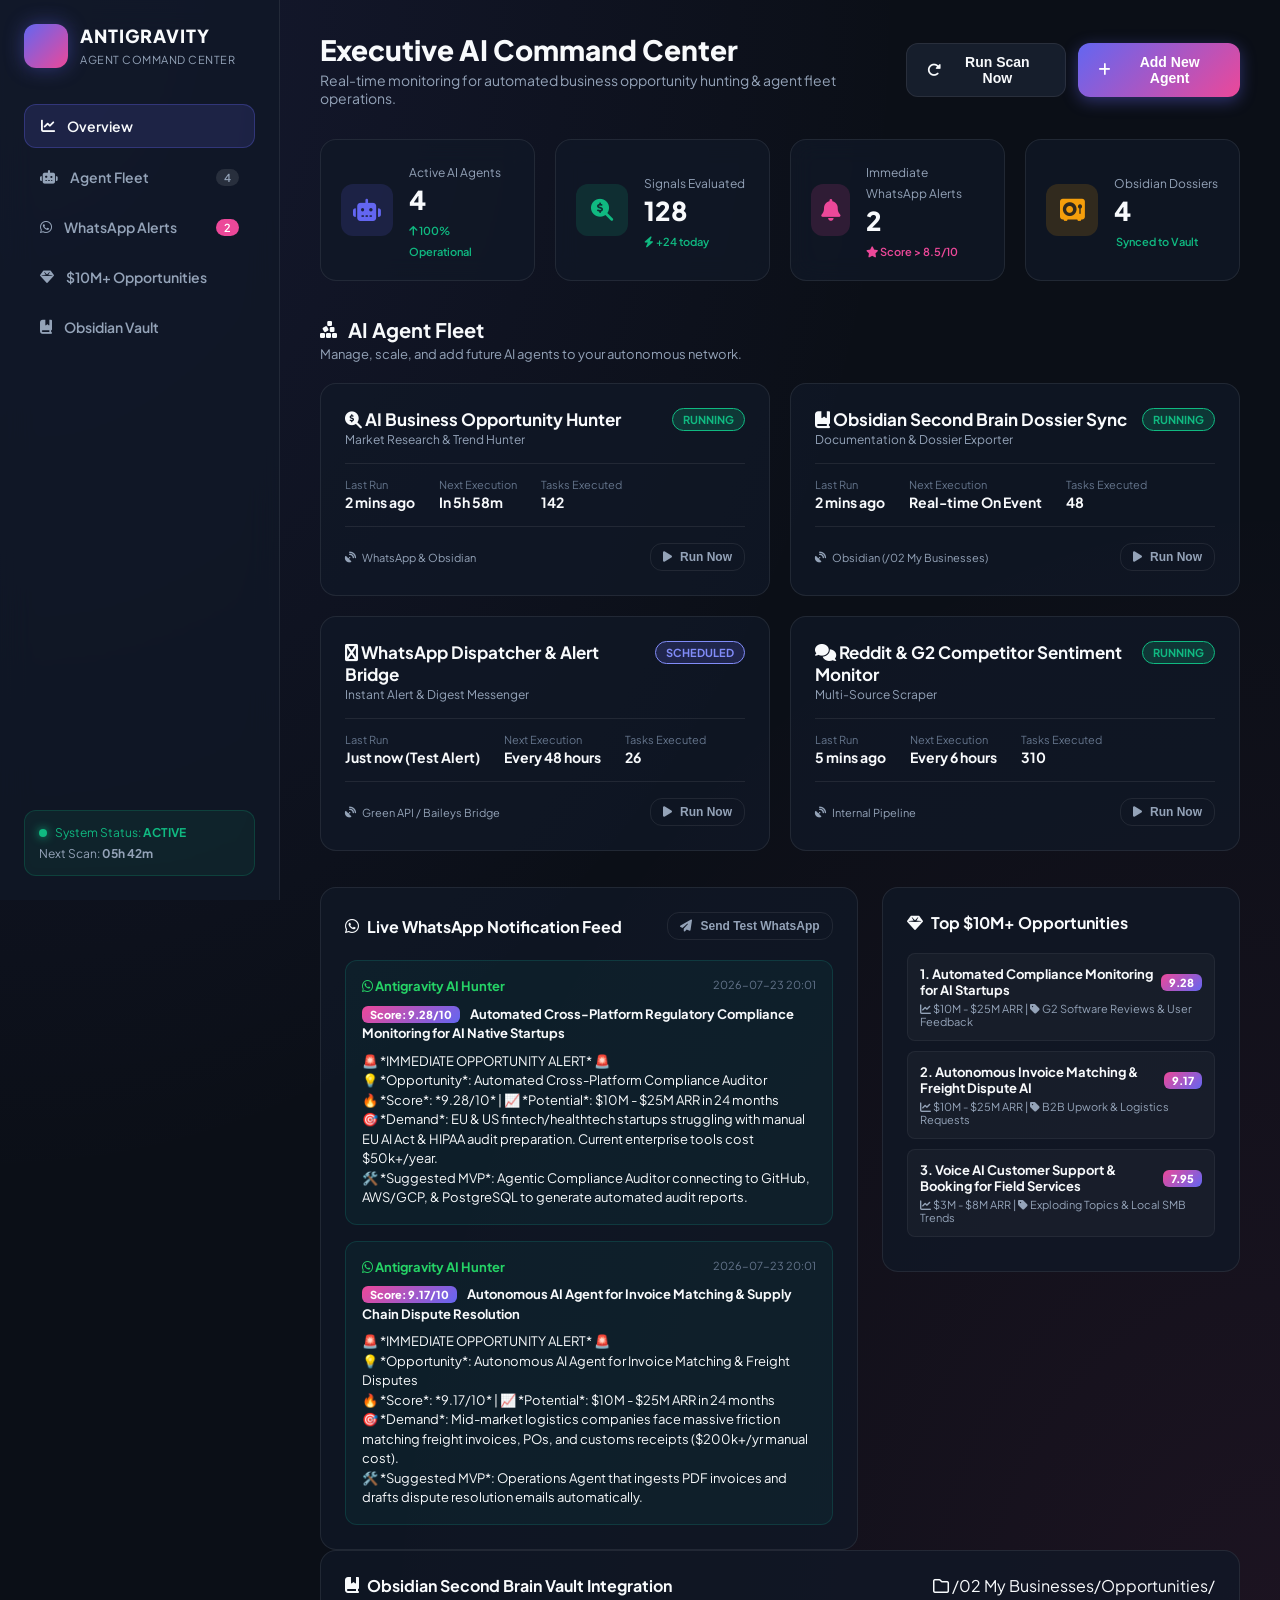
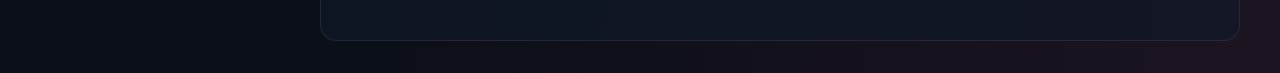
<file: dashboard/index.html>
<!DOCTYPE html>
<html lang="en">
<head>
    <meta charset="UTF-8">
    <meta name="viewport" content="width=device-width, initial-scale=1.0">
    <title>AI Agent Command Center | Multi-Agent Dashboard</title>
    <!-- Google Fonts -->
    <link rel="preconnect" href="https://fonts.googleapis.com">
    <link rel="preconnect" href="https://fonts.gstatic.com" crossorigin>
    <link href="https://fonts.googleapis.com/css2?family=Plus+Jakarta+Sans:wght@300;400;500;600;700;800&family=JetBrains+Mono:wght@400;500;600&display=swap" rel="stylesheet">
    <!-- FontAwesome Icons -->
    <link rel="stylesheet" href="https://cdnjs.cloudflare.com/ajax/libs/font-awesome/6.4.0/css/all.min.css">
    <link rel="stylesheet" href="style.css">
</head>
<body class="dark-theme">
    <div class="app-container">
        <!-- Sidebar Navigation -->
        <aside class="sidebar">
            <div class="logo-container">
                <div class="logo-icon">
                    <i class="fa-solid fa-brain-circuit"></i>
                </div>
                <div class="logo-text">
                    <h2>ANTIGRAVITY</h2>
                    <span>Agent Command Center</span>
                </div>
            </div>

            <nav class="sidebar-nav">
                <a href="#overview" class="nav-item active" data-tab="overview">
                    <i class="fa-solid fa-chart-line"></i>
                    <span>Overview</span>
                </a>
                <a href="#agents" class="nav-item" data-tab="agents">
                    <i class="fa-solid fa-robot"></i>
                    <span>Agent Fleet</span>
                    <span class="badge" id="agent-count-badge">4</span>
                </a>
                <a href="#notifications" class="nav-item" data-tab="notifications">
                    <i class="fa-brands fa-whatsapp"></i>
                    <span>WhatsApp Alerts</span>
                    <span class="badge badge-alert" id="alert-count-badge">2</span>
                </a>
                <a href="#opportunities" class="nav-item" data-tab="opportunities">
                    <i class="fa-solid fa-gem"></i>
                    <span>$10M+ Opportunities</span>
                </a>
                <a href="#obsidian" class="nav-item" data-tab="obsidian">
                    <i class="fa-solid fa-book-bookmark"></i>
                    <span>Obsidian Vault</span>
                </a>
            </nav>

            <div class="system-status-widget">
                <div class="status-header">
                    <span class="pulse-dot"></span>
                    <span>System Status: <strong>ACTIVE</strong></span>
                </div>
                <div class="status-detail">
                    <span>Next Scan: <strong id="countdown">05h 42m</strong></span>
                </div>
            </div>
        </aside>

        <!-- Main Content Area -->
        <main class="main-content">
            <!-- Top Header Bar -->
            <header class="top-header">
                <div class="header-title">
                    <h1 id="page-title">Executive AI Command Center</h1>
                    <p id="page-subtitle">Real-time monitoring for automated business opportunity hunting & agent fleet operations.</p>
                </div>
                <div class="header-actions">
                    <button class="btn btn-secondary" id="btn-trigger-scan">
                        <i class="fa-solid fa-rotate-right"></i> Run Scan Now
                    </button>
                    <button class="btn btn-primary" id="btn-add-agent">
                        <i class="fa-solid fa-plus"></i> Add New Agent
                    </button>
                </div>
            </header>

            <!-- Metrics Overview Bar -->
            <section class="metrics-grid">
                <div class="metric-card">
                    <div class="metric-icon icon-purple">
                        <i class="fa-solid fa-robot"></i>
                    </div>
                    <div class="metric-data">
                        <span class="metric-label">Active AI Agents</span>
                        <h3 class="metric-value" id="stat-active-agents">4</h3>
                        <span class="metric-trend positive"><i class="fa-solid fa-arrow-up"></i> 100% Operational</span>
                    </div>
                </div>

                <div class="metric-card">
                    <div class="metric-icon icon-emerald">
                        <i class="fa-solid fa-magnifying-glass-dollar"></i>
                    </div>
                    <div class="metric-data">
                        <span class="metric-label">Signals Evaluated</span>
                        <h3 class="metric-value" id="stat-evaluated">128</h3>
                        <span class="metric-trend positive"><i class="fa-solid fa-bolt"></i> +24 today</span>
                    </div>
                </div>

                <div class="metric-card">
                    <div class="metric-icon icon-pink">
                        <i class="fa-solid fa-bell"></i>
                    </div>
                    <div class="metric-data">
                        <span class="metric-label">Immediate WhatsApp Alerts</span>
                        <h3 class="metric-value" id="stat-alerts">2</h3>
                        <span class="metric-trend warning"><i class="fa-solid fa-star"></i> Score > 8.5/10</span>
                    </div>
                </div>

                <div class="metric-card">
                    <div class="metric-icon icon-amber">
                        <i class="fa-solid fa-vault"></i>
                    </div>
                    <div class="metric-data">
                        <span class="metric-label">Obsidian Dossiers</span>
                        <h3 class="metric-value" id="stat-dossiers">4</h3>
                        <span class="metric-trend positive"><i class="fa-solid fa-folder-check"></i> Synced to Vault</span>
                    </div>
                </div>
            </section>

            <!-- Tab Content 1: Overview & Fleet -->
            <div class="tab-content active" id="tab-overview">
                <!-- Fleet Grid -->
                <div class="section-header">
                    <h2><i class="fa-solid fa-cubes-stacked"></i> AI Agent Fleet</h2>
                    <span class="section-subtitle">Manage, scale, and add future AI agents to your autonomous network.</span>
                </div>

                <div class="agent-grid" id="agent-grid-container">
                    <!-- Dynamic Agent Cards rendered via app.js -->
                </div>

                <!-- Live Notifications Feed Section -->
                <div class="dashboard-columns">
                    <div class="column-main">
                        <div class="card-panel">
                            <div class="panel-header">
                                <h3><i class="fa-brands fa-whatsapp"></i> Live WhatsApp Notification Feed</h3>
                                <button class="btn btn-sm btn-outline" id="btn-send-test-whatsapp">
                                    <i class="fa-solid fa-paper-plane"></i> Send Test WhatsApp
                                </button>
                            </div>
                            <div class="whatsapp-feed" id="whatsapp-feed-container">
                                <!-- WhatsApp alert list -->
                            </div>
                        </div>
                    </div>

                    <div class="column-side">
                        <div class="card-panel">
                            <div class="panel-header">
                                <h3><i class="fa-solid fa-gem"></i> Top $10M+ Opportunities</h3>
                            </div>
                            <div class="top-opportunities-list" id="opportunities-list-container">
                                <!-- Opportunities list -->
                            </div>
                        </div>
                    </div>
                </div>
            </div>

            <!-- Tab Content 2: Obsidian Sync -->
            <div class="tab-content" id="tab-obsidian">
                <div class="card-panel">
                    <div class="panel-header">
                        <h3><i class="fa-solid fa-book-bookmark"></i> Obsidian Second Brain Vault Integration</h3>
                        <span class="path-badge"><i class="fa-regular fa-folder"></i> /02 My Businesses/Opportunities/</span>
                    </div>
                    <div class="obsidian-files-list" id="obsidian-files-container">
                        <!-- Rendered Obsidian Dossier Files -->
                    </div>
                </div>
            </div>
        </main>
    </div>

    <!-- Modal for Adding Future Agents -->
    <div class="modal-overlay" id="add-agent-modal">
        <div class="modal-container">
            <div class="modal-header">
                <h3><i class="fa-solid fa-robot"></i> Register New AI Agent</h3>
                <button class="modal-close" id="modal-close-btn">&times;</button>
            </div>
            <form id="add-agent-form">
                <div class="form-group">
                    <label>Agent Name</label>
                    <input type="text" id="agent-name" placeholder="e.g. Competitor Price Intelligence Agent" required>
                </div>
                <div class="form-group">
                    <label>Agent Category / Role</label>
                    <select id="agent-role">
                        <option value="Market Research">Market Research & Trend Hunter</option>
                        <option value="Lead Generation">Outbound Lead Generation</option>
                        <option value="Operations">Operations & Compliance Auditor</option>
                        <option value="Customer Success">Voice & Customer Support AI</option>
                    </select>
                </div>
                <div class="form-group">
                    <label>Schedule Interval</label>
                    <select id="agent-interval">
                        <option value="Every 2 Hours">Every 2 Hours</option>
                        <option value="Every 6 Hours">Every 6 Hours (Default)</option>
                        <option value="Daily">Daily</option>
                        <option value="Immediate Alert Only">Immediate Alert Only</option>
                    </select>
                </div>
                <div class="form-group">
                    <label>Target Webhook / Notification Channel</label>
                    <input type="text" id="agent-channel" placeholder="WhatsApp (+1234567890) or Obsidian Dossier" required>
                </div>
                <div class="modal-footer">
                    <button type="button" class="btn btn-secondary" id="modal-cancel-btn">Cancel</button>
                    <button type="submit" class="btn btn-primary">Deploy Agent</button>
                </div>
            </form>
        </div>
    </div>

    <script src="app.js"></script>
</body>
</html>
</file>
<file: dashboard/style.css>
:root {
    --bg-dark: #0B0F17;
    --bg-panel: rgba(17, 24, 39, 0.75);
    --bg-card: rgba(30, 41, 59, 0.6);
    --border-color: rgba(255, 255, 255, 0.08);
    --border-glow: rgba(99, 102, 241, 0.3);
    
    --text-primary: #F8FAFC;
    --text-secondary: #94A3B8;
    --text-muted: #64748B;
    
    --accent-purple: #6366F1;
    --accent-indigo: #818CF8;
    --accent-emerald: #10B981;
    --accent-pink: #EC4899;
    --accent-amber: #F59E0B;
    --accent-red: #EF4444;
    
    --glass-shadow: 0 8px 32px 0 rgba(0, 0, 0, 0.37);
    --radius-lg: 16px;
    --radius-md: 12px;
    --radius-sm: 8px;
    
    --font-main: 'Plus Jakarta Sans', sans-serif;
    --font-mono: 'JetBrains Mono', monospace;
}

* {
    box-sizing: border-box;
    margin: 0;
    padding: 0;
}

body {
    background-color: var(--bg-dark);
    background-image: 
        radial-gradient(at 0% 0%, rgba(99, 102, 241, 0.12) 0px, transparent 50%),
        radial-gradient(at 100% 100%, rgba(236, 72, 153, 0.08) 0px, transparent 50%);
    color: var(--text-primary);
    font-family: var(--font-main);
    min-height: 100vh;
    overflow-x: hidden;
}

.app-container {
    display: flex;
    min-height: 100vh;
}

/* Sidebar */
.sidebar {
    width: 280px;
    background: var(--bg-panel);
    backdrop-filter: blur(16px);
    border-right: 1px solid var(--border-color);
    display: flex;
    flex-direction: column;
    padding: 24px;
    position: fixed;
    height: 100vh;
    z-index: 100;
}

.logo-container {
    display: flex;
    align-items: center;
    gap: 12px;
    margin-bottom: 36px;
}

.logo-icon {
    width: 44px;
    height: 44px;
    background: linear-gradient(135deg, var(--accent-purple), var(--accent-pink));
    border-radius: var(--radius-md);
    display: flex;
    align-items: center;
    justify-content: center;
    font-size: 20px;
    color: #fff;
    box-shadow: 0 0 20px rgba(99, 102, 241, 0.4);
}

.logo-text h2 {
    font-size: 18px;
    font-weight: 800;
    letter-spacing: 1px;
}

.logo-text span {
    font-size: 11px;
    color: var(--text-secondary);
    text-transform: uppercase;
    letter-spacing: 0.5px;
}

.sidebar-nav {
    display: flex;
    flex-direction: column;
    gap: 8px;
    flex-grow: 1;
}

.nav-item {
    display: flex;
    align-items: center;
    gap: 12px;
    padding: 12px 16px;
    color: var(--text-secondary);
    text-decoration: none;
    border-radius: var(--radius-md);
    font-size: 14px;
    font-weight: 600;
    transition: all 0.2s ease;
}

.nav-item:hover, .nav-item.active {
    background: rgba(99, 102, 241, 0.15);
    color: var(--text-primary);
    border: 1px solid rgba(99, 102, 241, 0.3);
}

.badge {
    margin-left: auto;
    background: rgba(255, 255, 255, 0.1);
    padding: 2px 8px;
    border-radius: 12px;
    font-size: 11px;
}

.badge-alert {
    background: var(--accent-pink);
    color: #fff;
}

.system-status-widget {
    background: rgba(16, 185, 129, 0.08);
    border: 1px solid rgba(16, 185, 129, 0.2);
    border-radius: var(--radius-md);
    padding: 14px;
    font-size: 12px;
}

.status-header {
    display: flex;
    align-items: center;
    gap: 8px;
    color: var(--accent-emerald);
}

.pulse-dot {
    width: 8px;
    height: 8px;
    background-color: var(--accent-emerald);
    border-radius: 50%;
    box-shadow: 0 0 10px var(--accent-emerald);
    animation: pulse 2s infinite;
}

@keyframes pulse {
    0% { transform: scale(0.95); box-shadow: 0 0 0 0 rgba(16, 185, 129, 0.7); }
    70% { transform: scale(1); box-shadow: 0 0 0 8px rgba(16, 185, 129, 0); }
    100% { transform: scale(0.95); box-shadow: 0 0 0 0 rgba(16, 185, 129, 0); }
}

.status-detail {
    margin-top: 6px;
    color: var(--text-secondary);
}

/* Main Content */
.main-content {
    margin-left: 280px;
    flex-grow: 1;
    padding: 32px 40px;
}

.top-header {
    display: flex;
    justify-content: space-between;
    align-items: center;
    margin-bottom: 32px;
}

.header-title h1 {
    font-size: 28px;
    font-weight: 800;
}

.header-title p {
    color: var(--text-secondary);
    font-size: 14px;
    margin-top: 4px;
}

.header-actions {
    display: flex;
    gap: 12px;
}

.btn {
    padding: 10px 20px;
    border-radius: var(--radius-md);
    font-size: 14px;
    font-weight: 600;
    border: none;
    cursor: pointer;
    display: flex;
    align-items: center;
    gap: 8px;
    transition: all 0.2s ease;
}

.btn-primary {
    background: linear-gradient(135deg, var(--accent-purple), var(--accent-pink));
    color: #fff;
    box-shadow: 0 4px 16px rgba(99, 102, 241, 0.4);
}

.btn-primary:hover {
    transform: translateY(-2px);
    box-shadow: 0 6px 20px rgba(99, 102, 241, 0.6);
}

.btn-secondary {
    background: var(--bg-card);
    color: var(--text-primary);
    border: 1px solid var(--border-color);
}

.btn-secondary:hover {
    border-color: var(--accent-purple);
}

.btn-outline {
    background: transparent;
    border: 1px solid var(--border-color);
    color: var(--text-secondary);
    padding: 6px 12px;
    font-size: 12px;
}

.btn-outline:hover {
    color: var(--text-primary);
    border-color: var(--accent-purple);
}

/* Metrics Grid */
.metrics-grid {
    display: grid;
    grid-template-columns: repeat(4, 1fr);
    gap: 20px;
    margin-bottom: 36px;
}

.metric-card {
    background: var(--bg-panel);
    backdrop-filter: blur(12px);
    border: 1px solid var(--border-color);
    border-radius: var(--radius-lg);
    padding: 20px;
    display: flex;
    align-items: center;
    gap: 16px;
}

.metric-icon {
    width: 52px;
    height: 52px;
    border-radius: var(--radius-md);
    display: flex;
    align-items: center;
    justify-content: center;
    font-size: 22px;
}

.icon-purple { background: rgba(99, 102, 241, 0.15); color: var(--accent-purple); }
.icon-emerald { background: rgba(16, 185, 129, 0.15); color: var(--accent-emerald); }
.icon-pink { background: rgba(236, 72, 153, 0.15); color: var(--accent-pink); }
.icon-amber { background: rgba(245, 158, 11, 0.15); color: var(--accent-amber); }

.metric-label { font-size: 12px; color: var(--text-secondary); }
.metric-value { font-size: 26px; font-weight: 800; margin: 2px 0; }
.metric-trend { font-size: 11px; font-weight: 600; }
.positive { color: var(--accent-emerald); }
.warning { color: var(--accent-pink); }

/* Section Header */
.section-header {
    margin-bottom: 20px;
}

.section-header h2 {
    font-size: 20px;
    font-weight: 700;
    display: flex;
    align-items: center;
    gap: 10px;
}

.section-subtitle {
    font-size: 13px;
    color: var(--text-secondary);
}

/* Agent Fleet Grid */
.agent-grid {
    display: grid;
    grid-template-columns: repeat(2, 1fr);
    gap: 20px;
    margin-bottom: 36px;
}

.agent-card {
    background: var(--bg-panel);
    border: 1px solid var(--border-color);
    border-radius: var(--radius-lg);
    padding: 24px;
    position: relative;
    transition: transform 0.2s ease, border-color 0.2s ease;
}

.agent-card:hover {
    transform: translateY(-3px);
    border-color: var(--border-glow);
}

.agent-header {
    display: flex;
    justify-content: space-between;
    align-items: flex-start;
    margin-bottom: 16px;
}

.agent-info h3 { font-size: 17px; font-weight: 700; }
.agent-role { font-size: 12px; color: var(--text-secondary); margin-top: 2px; }

.status-badge {
    padding: 4px 10px;
    border-radius: 20px;
    font-size: 11px;
    font-weight: 700;
    text-transform: uppercase;
}

.status-running { background: rgba(16, 185, 129, 0.2); color: var(--accent-emerald); border: 1px solid var(--accent-emerald); }
.status-scheduled { background: rgba(99, 102, 241, 0.2); color: var(--accent-indigo); border: 1px solid var(--accent-indigo); }

.agent-stats {
    display: flex;
    gap: 24px;
    padding: 14px 0;
    border-top: 1px solid var(--border-color);
    border-bottom: 1px solid var(--border-color);
    margin-bottom: 16px;
}

.agent-stat-item label { font-size: 11px; color: var(--text-muted); display: block; }
.agent-stat-item span { font-size: 14px; font-weight: 700; }

.agent-footer {
    display: flex;
    justify-content: space-between;
    align-items: center;
}

.channel-tag {
    font-size: 11px;
    color: var(--text-secondary);
    display: flex;
    align-items: center;
    gap: 6px;
}

/* WhatsApp Feed */
.dashboard-columns {
    display: grid;
    grid-template-columns: 3fr 2fr;
    gap: 24px;
}

.card-panel {
    background: var(--bg-panel);
    border: 1px solid var(--border-color);
    border-radius: var(--radius-lg);
    padding: 24px;
}

.panel-header {
    display: flex;
    justify-content: space-between;
    align-items: center;
    margin-bottom: 20px;
}

.panel-header h3 { font-size: 16px; font-weight: 700; display: flex; align-items: center; gap: 8px; }

.whatsapp-feed {
    display: flex;
    flex-direction: column;
    gap: 16px;
}

.wa-message-card {
    background: rgba(18, 140, 126, 0.08);
    border: 1px solid rgba(18, 140, 126, 0.25);
    border-radius: var(--radius-md);
    padding: 16px;
    font-size: 13px;
    line-height: 1.5;
    position: relative;
}

.wa-message-header {
    display: flex;
    justify-content: space-between;
    margin-bottom: 8px;
}

.wa-sender { font-weight: 700; color: #25D366; }
.wa-time { font-size: 11px; color: var(--text-muted); }

.wa-text { white-space: pre-line; font-family: var(--font-main); color: var(--text-primary); }

.score-pill {
    background: linear-gradient(135deg, var(--accent-pink), var(--accent-purple));
    color: #fff;
    font-weight: 800;
    padding: 2px 8px;
    border-radius: 6px;
    font-size: 11px;
}

/* Modal */
.modal-overlay {
    position: fixed;
    top: 0; left: 0; right: 0; bottom: 0;
    background: rgba(0, 0, 0, 0.7);
    backdrop-filter: blur(8px);
    display: none;
    align-items: center;
    justify-content: center;
    z-index: 1000;
}

.modal-overlay.active { display: flex; }

.modal-container {
    background: #111827;
    border: 1px solid var(--border-color);
    border-radius: var(--radius-lg);
    width: 480px;
    padding: 28px;
    box-shadow: var(--glass-shadow);
}

.modal-header {
    display: flex;
    justify-content: space-between;
    align-items: center;
    margin-bottom: 20px;
}

.modal-close {
    background: none;
    border: none;
    color: var(--text-secondary);
    font-size: 24px;
    cursor: pointer;
}

.form-group {
    margin-bottom: 16px;
}

.form-group label {
    display: block;
    font-size: 12px;
    font-weight: 600;
    color: var(--text-secondary);
    margin-bottom: 6px;
}

.form-group input, .form-group select {
    width: 100%;
    padding: 10px 14px;
    background: var(--bg-card);
    border: 1px solid var(--border-color);
    border-radius: var(--radius-sm);
    color: var(--text-primary);
    font-size: 14px;
}

.modal-footer {
    display: flex;
    justify-content: flex-end;
    gap: 12px;
    margin-top: 24px;
}
</file>
